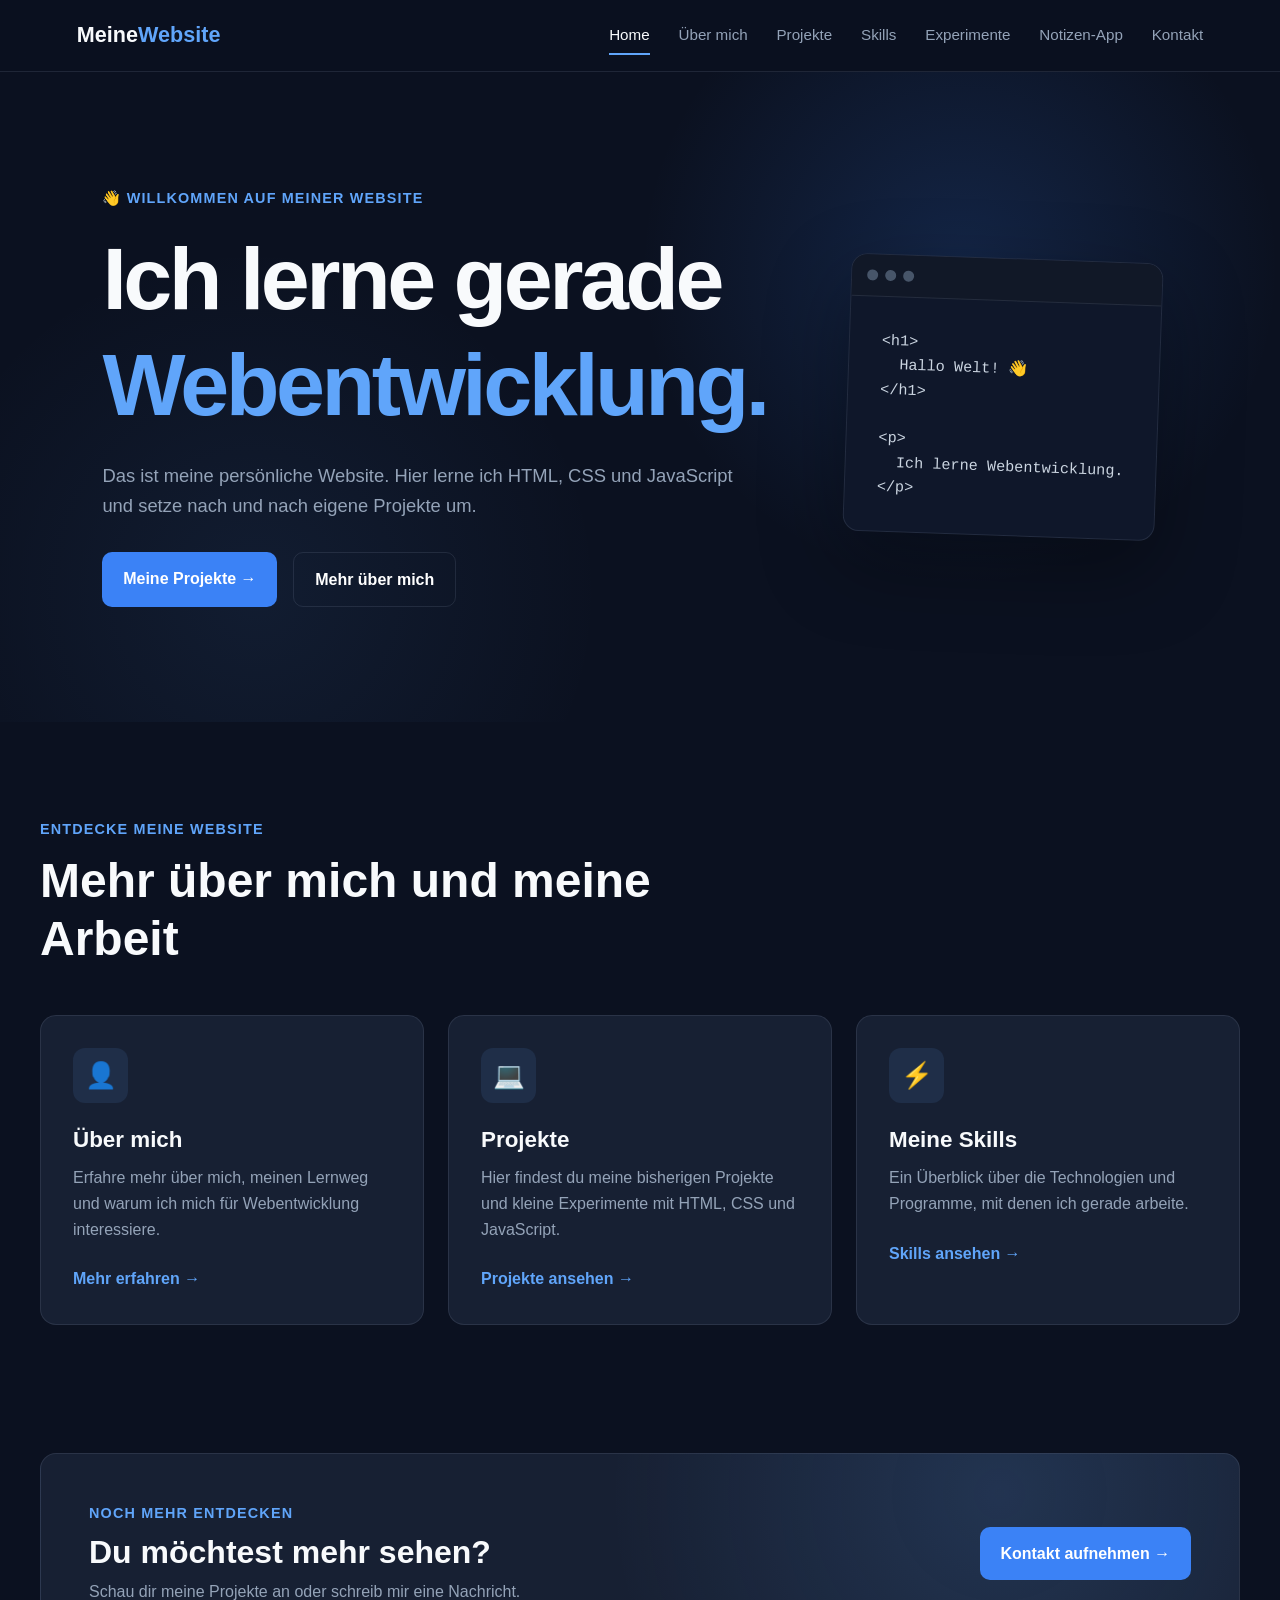
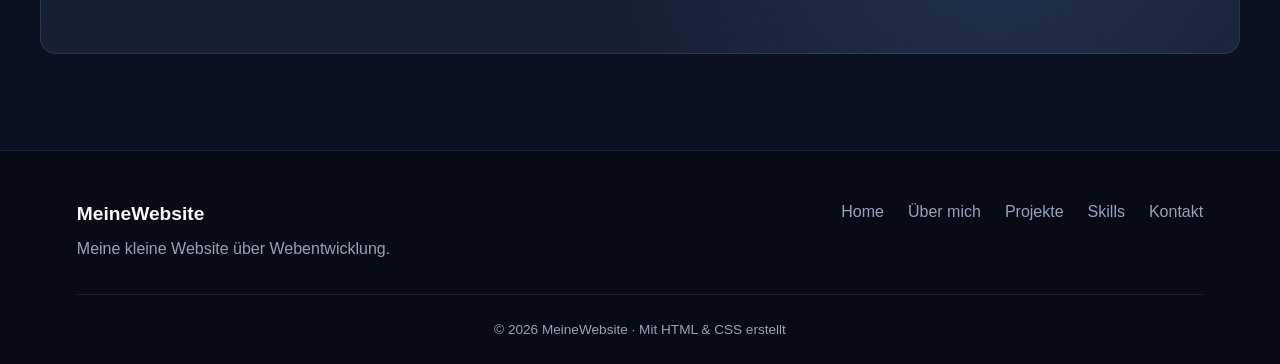
<file: index.html>
<!DOCTYPE html>
<html lang="de">
<head>
    <meta charset="UTF-8">
    <meta name="viewport" content="width=device-width, initial-scale=1.0">
    <title>MeineWebsite | Home</title>
    <link rel="stylesheet" href="style.css">
</head>
<body>

    <!-- Navigation -->
    <nav class="navbar">
        <a href="index.html" class="logo">
            Meine<span>Website</span>
        </a>
        <div class="nav-links">
            <a href="index.html" class="active">Home</a>
            <a href="ueber-mich.html">Über mich</a>
            <a href="projekte.html">Projekte</a>
            <a href="skills.html">Skills</a>
            <a href="experimente.html">Experimente</a>
            <a href="notizen-login.html">Notizen-App</a>
            <a href="kontakt.html">Kontakt</a>
        </div>
    </nav>

    <!-- Hero -->
    <main>
        <section class="hero">
            <div class="hero-content">
                <p class="eyebrow">👋 Willkommen auf meiner Website</p>
                <h1>Ich lerne gerade <span>Webentwicklung.</span></h1>
                <p class="hero-description">
                    Das ist meine persönliche Website. Hier lerne ich HTML, CSS und JavaScript und setze nach und nach eigene Projekte um.
                </p>
                <div class="buttons">
                    <a href="projekte.html" class="button">Meine Projekte →</a>
                    <a href="ueber-mich.html" class="button button-outline">Mehr über mich</a>
                </div>
            </div>
            <div class="hero-card">
                <div class="code-window">
                    <div class="window-header">
                        <span></span>
                        <span></span>
                        <span></span>
                    </div>
                    <pre><code>&lt;h1&gt;
  Hallo Welt! 👋
&lt;/h1&gt;

&lt;p&gt;
  Ich lerne Webentwicklung.
&lt;/p&gt;</code></pre>
                </div>
            </div>
        </section>

        <!-- Über mich / Projekte -->
        <section class="section">
            <div class="section-heading">
                <p class="eyebrow">Entdecke meine Website</p>
                <h2>Mehr über mich und meine Arbeit</h2>
            </div>
            <div class="card-grid">
                <a href="ueber-mich.html" class="info-card">
                    <div class="card-icon">👤</div>
                    <h3>Über mich</h3>
                    <p>Erfahre mehr über mich, meinen Lernweg und warum ich mich für Webentwicklung interessiere.</p>
                    <span>Mehr erfahren →</span>
                </a>
                <a href="projekte.html" class="info-card">
                    <div class="card-icon">💻</div>
                    <h3>Projekte</h3>
                    <p>Hier findest du meine bisherigen Projekte und kleine Experimente mit HTML, CSS und JavaScript.</p>
                    <span>Projekte ansehen →</span>
                </a>
                <a href="skills.html" class="info-card">
                    <div class="card-icon">⚡</div>
                    <h3>Meine Skills</h3>
                    <p>Ein Überblick über die Technologien und Programme, mit denen ich gerade arbeite.</p>
                    <span>Skills ansehen →</span>
                </a>
            </div>
        </section>

        <!-- Call to Action -->
        <section class="cta">
            <div>
                <p class="eyebrow">Noch mehr entdecken</p>
                <h2>Du möchtest mehr sehen?</h2>
                <p>Schau dir meine Projekte an oder schreib mir eine Nachricht.</p>
            </div>
            <a href="kontakt.html" class="button">Kontakt aufnehmen →</a>
        </section>
    </main>

    <!-- Footer -->
    <footer>
        <div class="footer-content">
            <div>
                <strong>MeineWebsite</strong>
                <p>Meine kleine Website über Webentwicklung.</p>
            </div>
            <div class="footer-links">
                <a href="index.html">Home</a>
                <a href="ueber-mich.html">Über mich</a>
                <a href="projekte.html">Projekte</a>
                <a href="skills.html">Skills</a>
                <a href="kontakt.html">Kontakt</a>
            </div>
        </div>
        <p class="copyright">© 2026 MeineWebsite · Mit HTML & CSS erstellt</p>
    </footer>

</body>
</html>
</file>
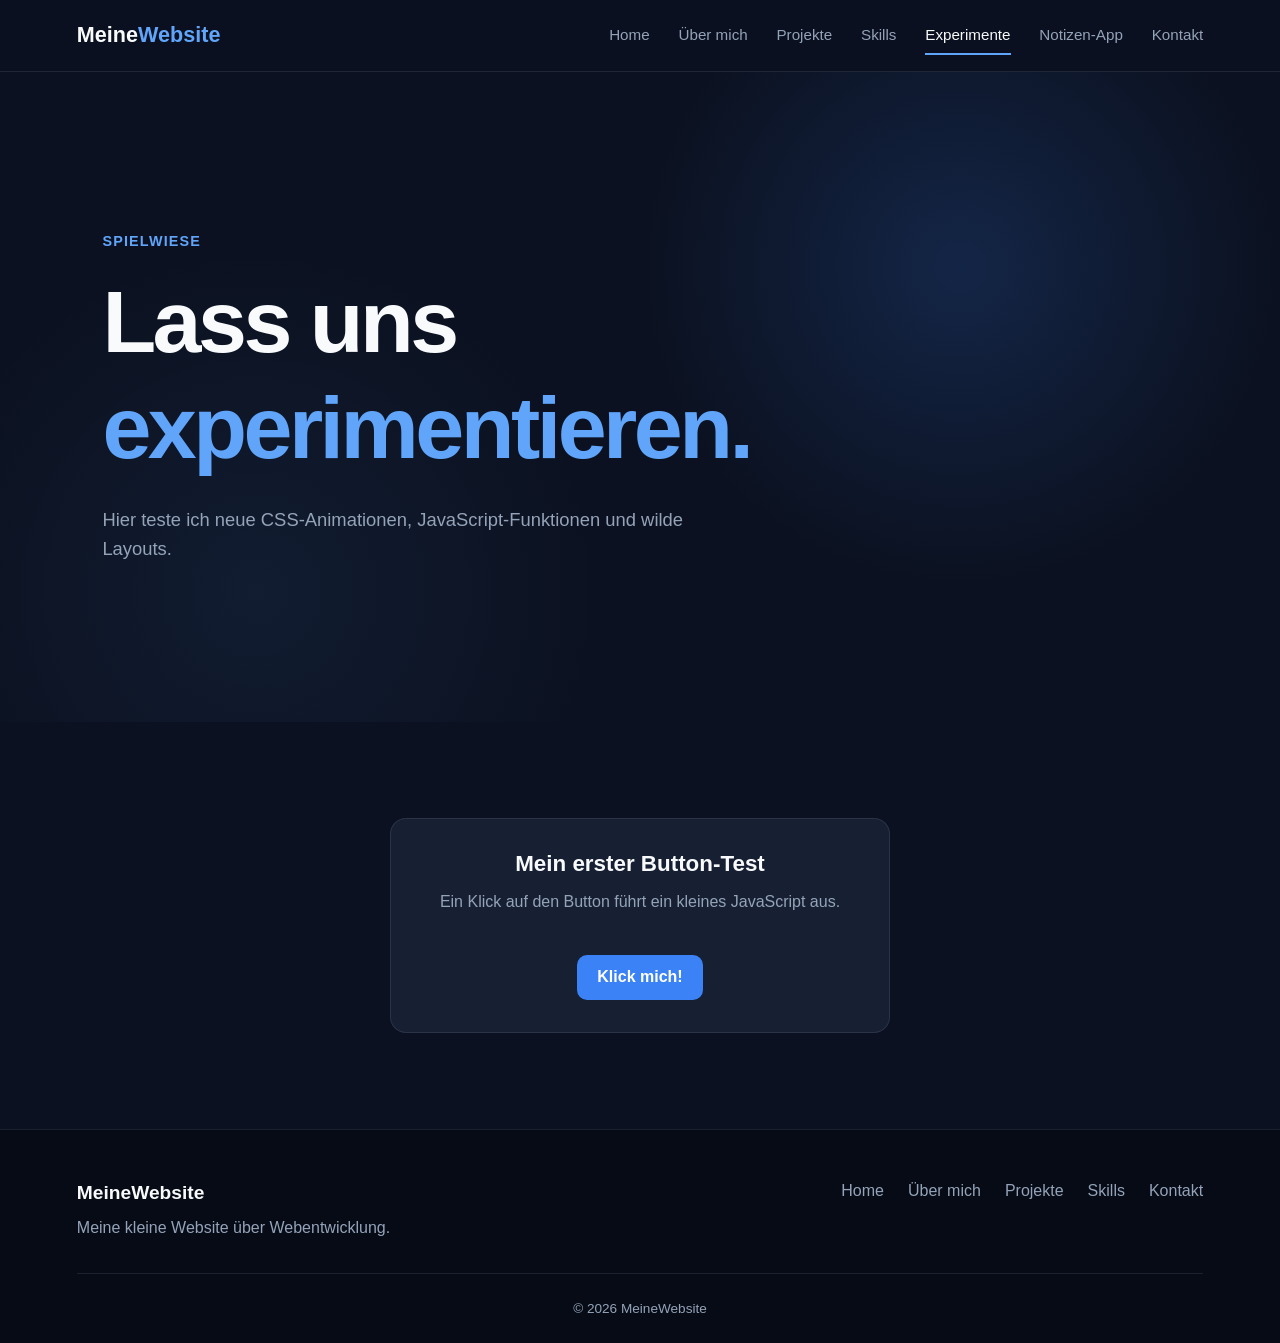
<file: experimente.html>
<!DOCTYPE html>
<html lang="de">
<head>
    <meta charset="UTF-8">
    <meta name="viewport" content="width=device-width, initial-scale=1.0">
    <title>Experimente | MeineWebsite</title>
    <link rel="stylesheet" href="style.css">
</head>
<body>

    <!-- Navigation -->
    <nav class="navbar">
        <a href="index.html" class="logo">
            Meine<span>Website</span>
        </a>
        <div class="nav-links">
            <a href="index.html">Home</a>
            <a href="ueber-mich.html">Über mich</a>
            <a href="projekte.html">Projekte</a>
            <a href="skills.html">Skills</a>
            <a href="experimente.html" class="active">Experimente</a>
            <a href="notizen-login.html">Notizen-App</a>
            <a href="kontakt.html">Kontakt</a>
        </div>
    </nav>

    <header class="hero">
        <div class="hero-content">
            <p class="eyebrow">Spielwiese</p>
            <h1>Lass uns <span>experimentieren.</span></h1>
            <p class="hero-description">Hier teste ich neue CSS-Animationen, JavaScript-Funktionen und wilde Layouts.</p>
        </div>
    </header>

    <main class="section">
        <div class="info-card" style="text-align: center; max-width: 500px; margin: 0 auto;">
            <h3>Mein erster Button-Test</h3>
            <p>Ein Klick auf den Button führt ein kleines JavaScript aus.</p>
            <button class="button" onclick="alert('JavaScript funktioniert!')" style="margin-top: 1rem;">Klick mich!</button>
        </div>
    </main>

    <!-- Footer -->
    <footer>
        <div class="footer-content">
            <div>
                <strong>MeineWebsite</strong>
                <p>Meine kleine Website über Webentwicklung.</p>
            </div>
            <div class="footer-links">
                <a href="index.html">Home</a>
                <a href="ueber-mich.html">Über mich</a>
                <a href="projekte.html">Projekte</a>
                <a href="skills.html">Skills</a>
                <a href="kontakt.html">Kontakt</a>
            </div>
        </div>
        <p class="copyright">© 2026 MeineWebsite</p>
    </footer>

</body>
</html>
</file>
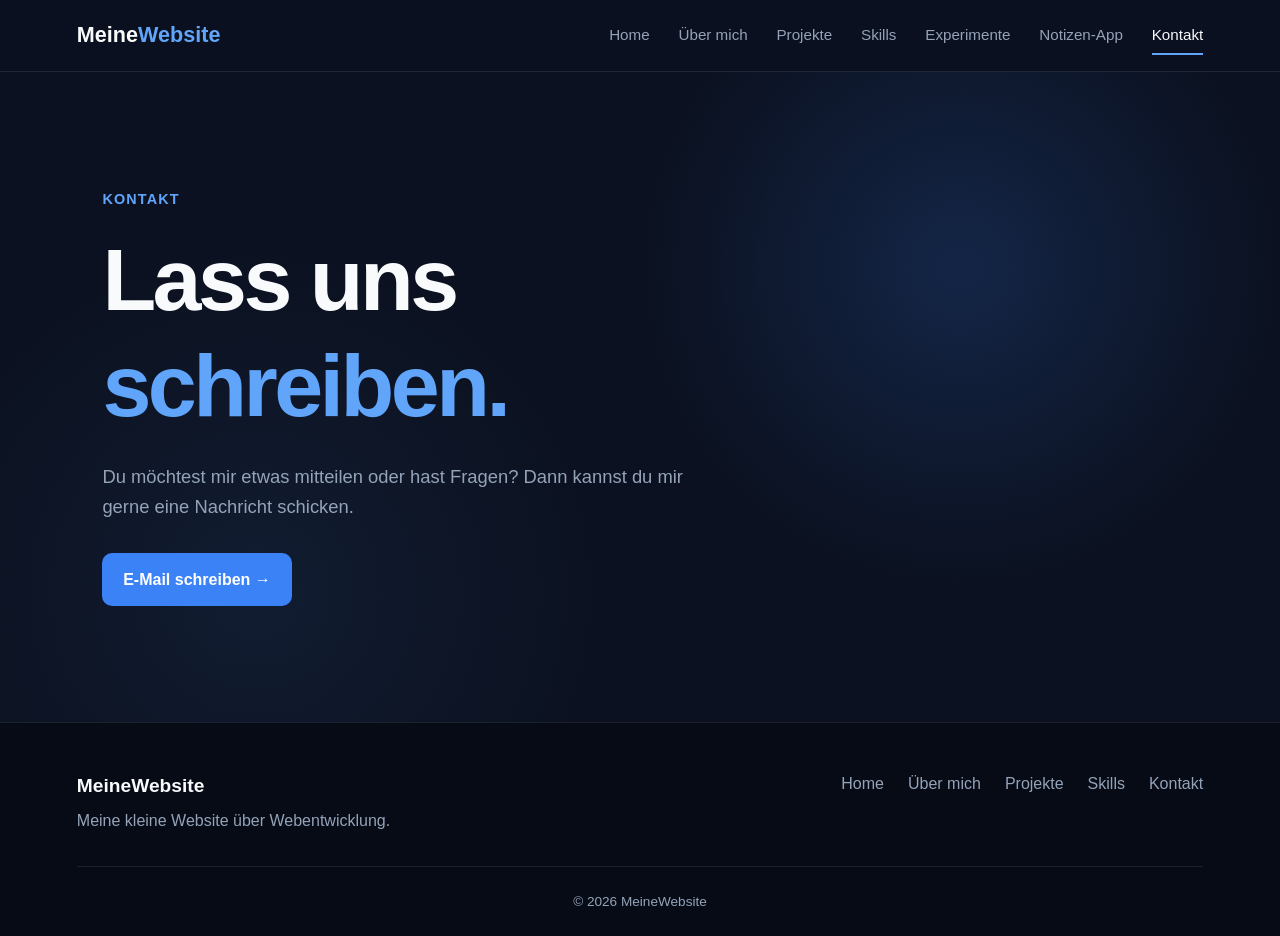
<file: kontakt.html>
<!DOCTYPE html>
<html lang="de">
<head>
    <meta charset="UTF-8">
    <meta name="viewport" content="width=device-width, initial-scale=1.0">
    <title>Kontakt | MeineWebsite</title>
    <link rel="stylesheet" href="style.css">
</head>
<body>

    <!-- Navigation -->
    <nav class="navbar">
        <a href="index.html" class="logo">
            Meine<span>Website</span>
        </a>
        <div class="nav-links">
            <a href="index.html">Home</a>
            <a href="ueber-mich.html">Über mich</a>
            <a href="projekte.html">Projekte</a>
            <a href="skills.html">Skills</a>
            <a href="experimente.html">Experimente</a>
            <a href="notizen-login.html">Notizen-App</a>
            <a href="kontakt.html" class="active">Kontakt</a>
        </div>
    </nav>

    <header class="hero">
        <div class="hero-content">
            <p class="eyebrow">Kontakt</p>
            <h1>Lass uns <span>schreiben.</span></h1>
            <p class="hero-description">
                Du möchtest mir etwas mitteilen oder hast Fragen? Dann kannst du mir gerne eine Nachricht schicken.
            </p>
            <div class="buttons">
                <a href="mailto:deine-email@example.com" class="button">E-Mail schreiben →</a>
            </div>
        </div>
    </header>

    <!-- Footer -->
    <footer>
        <div class="footer-content">
            <div>
                <strong>MeineWebsite</strong>
                <p>Meine kleine Website über Webentwicklung.</p>
            </div>
            <div class="footer-links">
                <a href="index.html">Home</a>
                <a href="ueber-mich.html">Über mich</a>
                <a href="projekte.html">Projekte</a>
                <a href="skills.html">Skills</a>
                <a href="kontakt.html">Kontakt</a>
            </div>
        </div>
        <p class="copyright">© 2026 MeineWebsite</p>
    </footer>

</body>
</html>
</file>
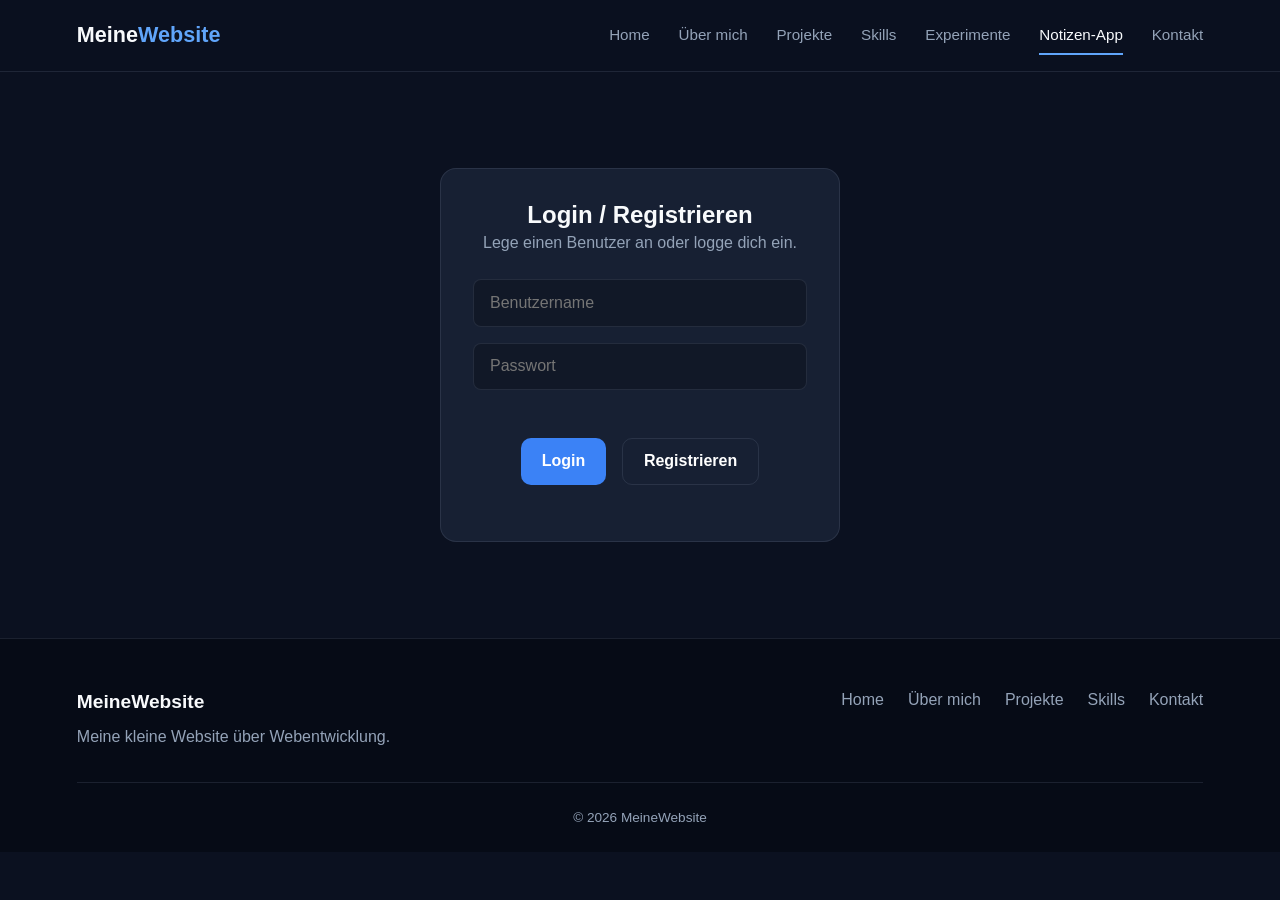
<file: notizen-app.html>
<!DOCTYPE html>
<html lang="de">
<head>
    <meta charset="UTF-8">
    <meta name="viewport" content="width=device-width, initial-scale=1.0">
    <title>Meine Notizen</title>
    <link rel="stylesheet" href="style.css">
</head>
<body onload="checkAuth(); loadNotes()">

    <!-- Navigation -->
    <nav class="navbar">
        <a href="index.html" class="logo">
            Meine<span>Website</span>
        </a>
        <div class="nav-links">
            <a href="index.html">Home</a>
            <a href="ueber-mich.html">Über mich</a>
            <a href="projekte.html">Projekte</a>
            <a href="skills.html">Skills</a>
            <a href="experimente.html">Experimente</a>
            <a href="notizen-login.html" class="active">Notizen-App</a>
            <a href="kontakt.html">Kontakt</a>
        </div>
    </nav>

    <main class="section">
        <div class="app-header">
            <h2>Willkommen, <span id="display-username" style="color: var(--accent);"></span>!</h2>
            <button class="button button-outline" onclick="logout()">Logout</button>
        </div>

        <div class="info-card note-creator">
            <textarea id="note-input" class="input-field" placeholder="Schreibe eine neue Notiz..." rows="3"></textarea>
            <button class="button" onclick="addNote()" style="margin-top: 10px;">Notiz speichern</button>
        </div>

        <div class="card-grid" id="notes-container" style="margin-top: 2rem;">
            <!-- Notizen werden hier per JavaScript reingeladen -->
        </div>
    </main>

    <!-- Footer -->
    <footer>
        <div class="footer-content">
            <div>
                <strong>MeineWebsite</strong>
                <p>Meine kleine Website über Webentwicklung.</p>
            </div>
            <div class="footer-links">
                <a href="index.html">Home</a>
                <a href="ueber-mich.html">Über mich</a>
                <a href="projekte.html">Projekte</a>
                <a href="skills.html">Skills</a>
                <a href="kontakt.html">Kontakt</a>
            </div>
        </div>
        <p class="copyright">© 2026 MeineWebsite</p>
    </footer>

    <!-- JS Einbinden -->
    <script src="app.js"></script>
</body>
</html>
</file>
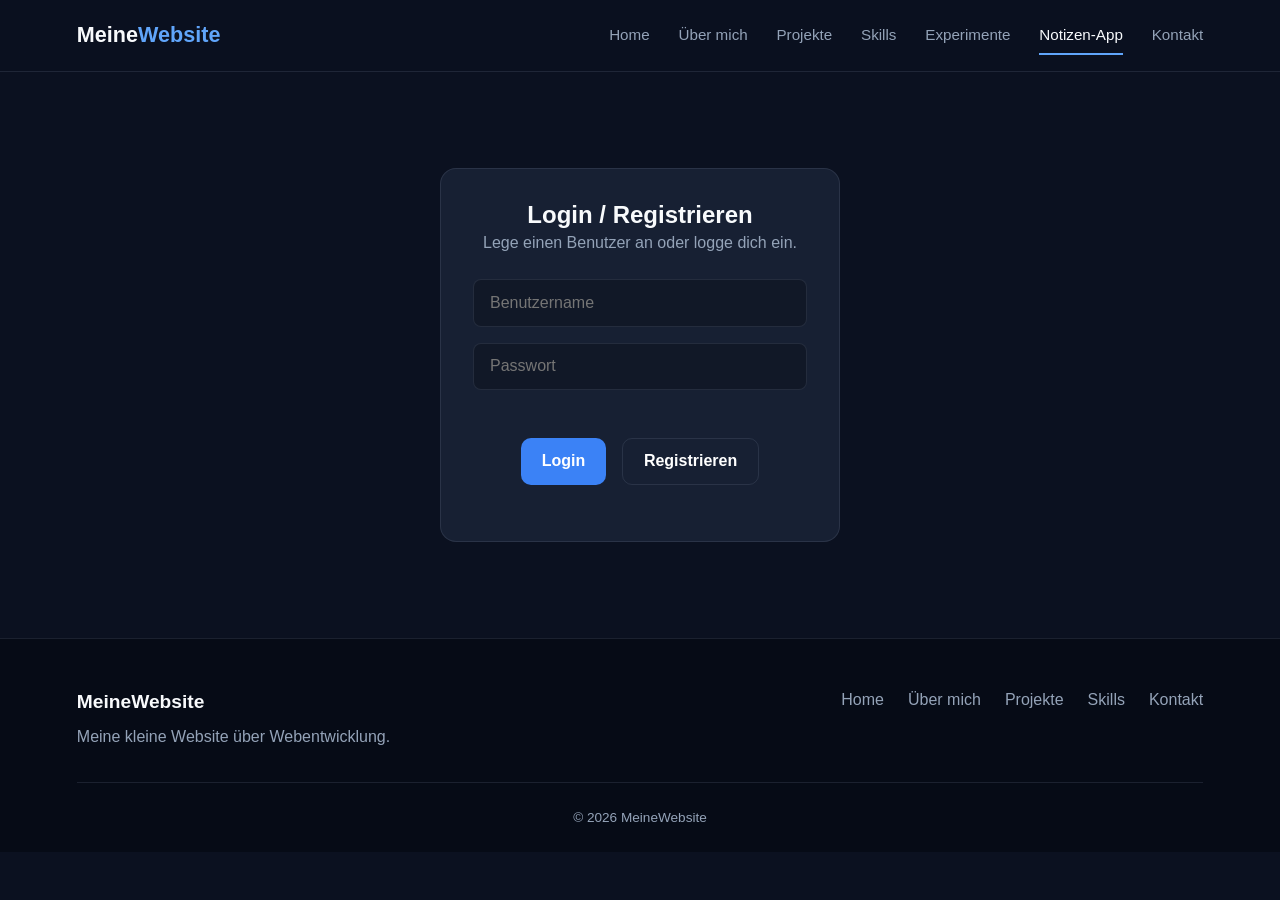
<file: notizen-login.html>
<!DOCTYPE html>
<html lang="de">
<head>
    <meta charset="UTF-8">
    <meta name="viewport" content="width=device-width, initial-scale=1.0">
    <title>Login | Notizen</title>
    <link rel="stylesheet" href="style.css">
</head>
<body>

    <!-- Navigation -->
    <nav class="navbar">
        <a href="index.html" class="logo">
            Meine<span>Website</span>
        </a>
        <div class="nav-links">
            <a href="index.html">Home</a>
            <a href="ueber-mich.html">Über mich</a>
            <a href="projekte.html">Projekte</a>
            <a href="skills.html">Skills</a>
            <a href="experimente.html">Experimente</a>
            <a href="notizen-login.html" class="active">Notizen-App</a>
            <a href="kontakt.html">Kontakt</a>
        </div>
    </nav>

    <main class="section auth-section">
        <div class="info-card auth-card">
            <h2>Login / Registrieren</h2>
            <p style="margin-bottom: 1.5rem;">Lege einen Benutzer an oder logge dich ein.</p>
            
            <input type="text" id="username" class="input-field" placeholder="Benutzername">
            <input type="password" id="password" class="input-field" placeholder="Passwort">
            
            <div class="buttons" style="justify-content: center;">
                <button class="button" onclick="login()">Login</button>
                <button class="button button-outline" onclick="register()">Registrieren</button>
            </div>
            <p id="auth-message" style="margin-top: 15px; color: var(--accent); font-weight: bold;"></p>
        </div>
    </main>

    <!-- Footer -->
    <footer>
        <div class="footer-content">
            <div>
                <strong>MeineWebsite</strong>
                <p>Meine kleine Website über Webentwicklung.</p>
            </div>
            <div class="footer-links">
                <a href="index.html">Home</a>
                <a href="ueber-mich.html">Über mich</a>
                <a href="projekte.html">Projekte</a>
                <a href="skills.html">Skills</a>
                <a href="kontakt.html">Kontakt</a>
            </div>
        </div>
        <p class="copyright">© 2026 MeineWebsite</p>
    </footer>

    <!-- JS Einbinden -->
    <script src="app.js"></script>
</body>
</html>
</file>
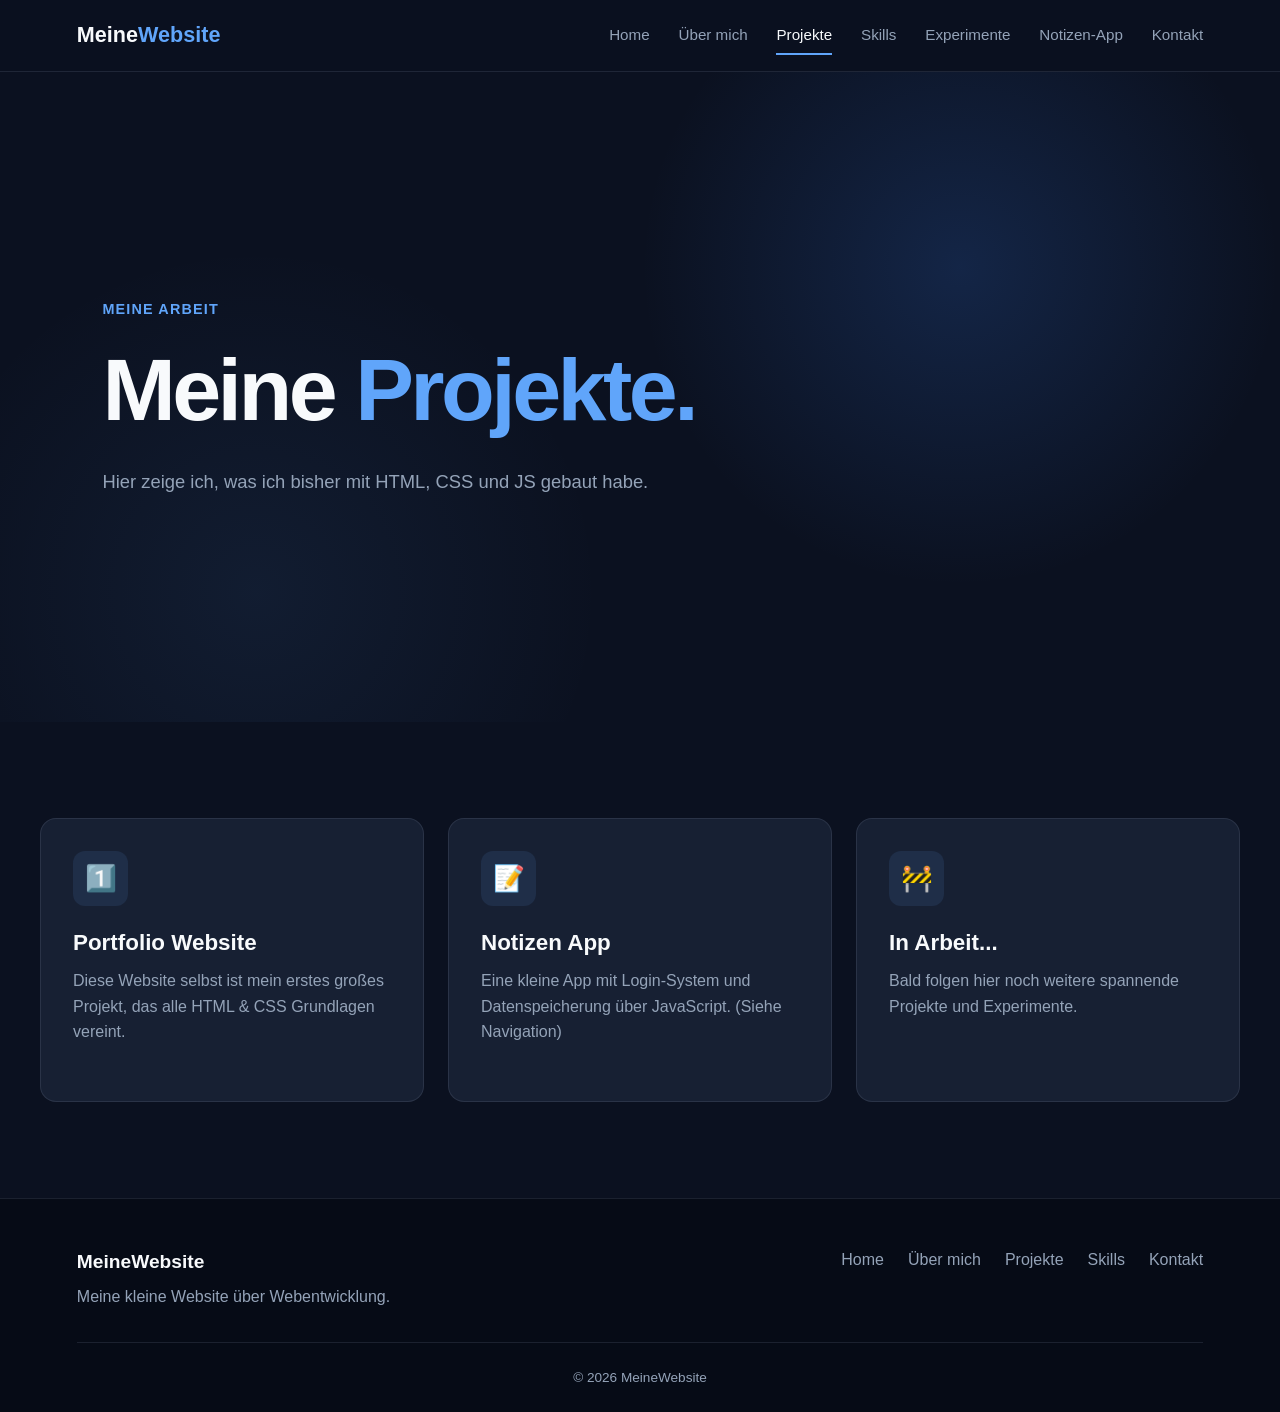
<file: projekte.html>
<!DOCTYPE html>
<html lang="de">
<head>
    <meta charset="UTF-8">
    <meta name="viewport" content="width=device-width, initial-scale=1.0">
    <title>Projekte | MeineWebsite</title>
    <link rel="stylesheet" href="style.css">
</head>
<body>

    <!-- Navigation -->
    <nav class="navbar">
        <a href="index.html" class="logo">
            Meine<span>Website</span>
        </a>
        <div class="nav-links">
            <a href="index.html">Home</a>
            <a href="ueber-mich.html">Über mich</a>
            <a href="projekte.html" class="active">Projekte</a>
            <a href="skills.html">Skills</a>
            <a href="experimente.html">Experimente</a>
            <a href="notizen-login.html">Notizen-App</a>
            <a href="kontakt.html">Kontakt</a>
        </div>
    </nav>

    <header class="hero">
        <div class="hero-content">
            <p class="eyebrow">Meine Arbeit</p>
            <h1>Meine <span>Projekte.</span></h1>
            <p class="hero-description">Hier zeige ich, was ich bisher mit HTML, CSS und JS gebaut habe.</p>
        </div>
    </header>

    <main class="section">
        <div class="card-grid">
            <article class="info-card">
                <div class="card-icon">1️⃣</div>
                <h3>Portfolio Website</h3>
                <p>Diese Website selbst ist mein erstes großes Projekt, das alle HTML & CSS Grundlagen vereint.</p>
            </article>
            <article class="info-card">
                <div class="card-icon">📝</div>
                <h3>Notizen App</h3>
                <p>Eine kleine App mit Login-System und Datenspeicherung über JavaScript. (Siehe Navigation)</p>
            </article>
            <article class="info-card">
                <div class="card-icon">🚧</div>
                <h3>In Arbeit...</h3>
                <p>Bald folgen hier noch weitere spannende Projekte und Experimente.</p>
            </article>
        </div>
    </main>

    <!-- Footer -->
    <footer>
        <div class="footer-content">
            <div>
                <strong>MeineWebsite</strong>
                <p>Meine kleine Website über Webentwicklung.</p>
            </div>
            <div class="footer-links">
                <a href="index.html">Home</a>
                <a href="ueber-mich.html">Über mich</a>
                <a href="projekte.html">Projekte</a>
                <a href="skills.html">Skills</a>
                <a href="kontakt.html">Kontakt</a>
            </div>
        </div>
        <p class="copyright">© 2026 MeineWebsite</p>
    </footer>

</body>
</html>
</file>
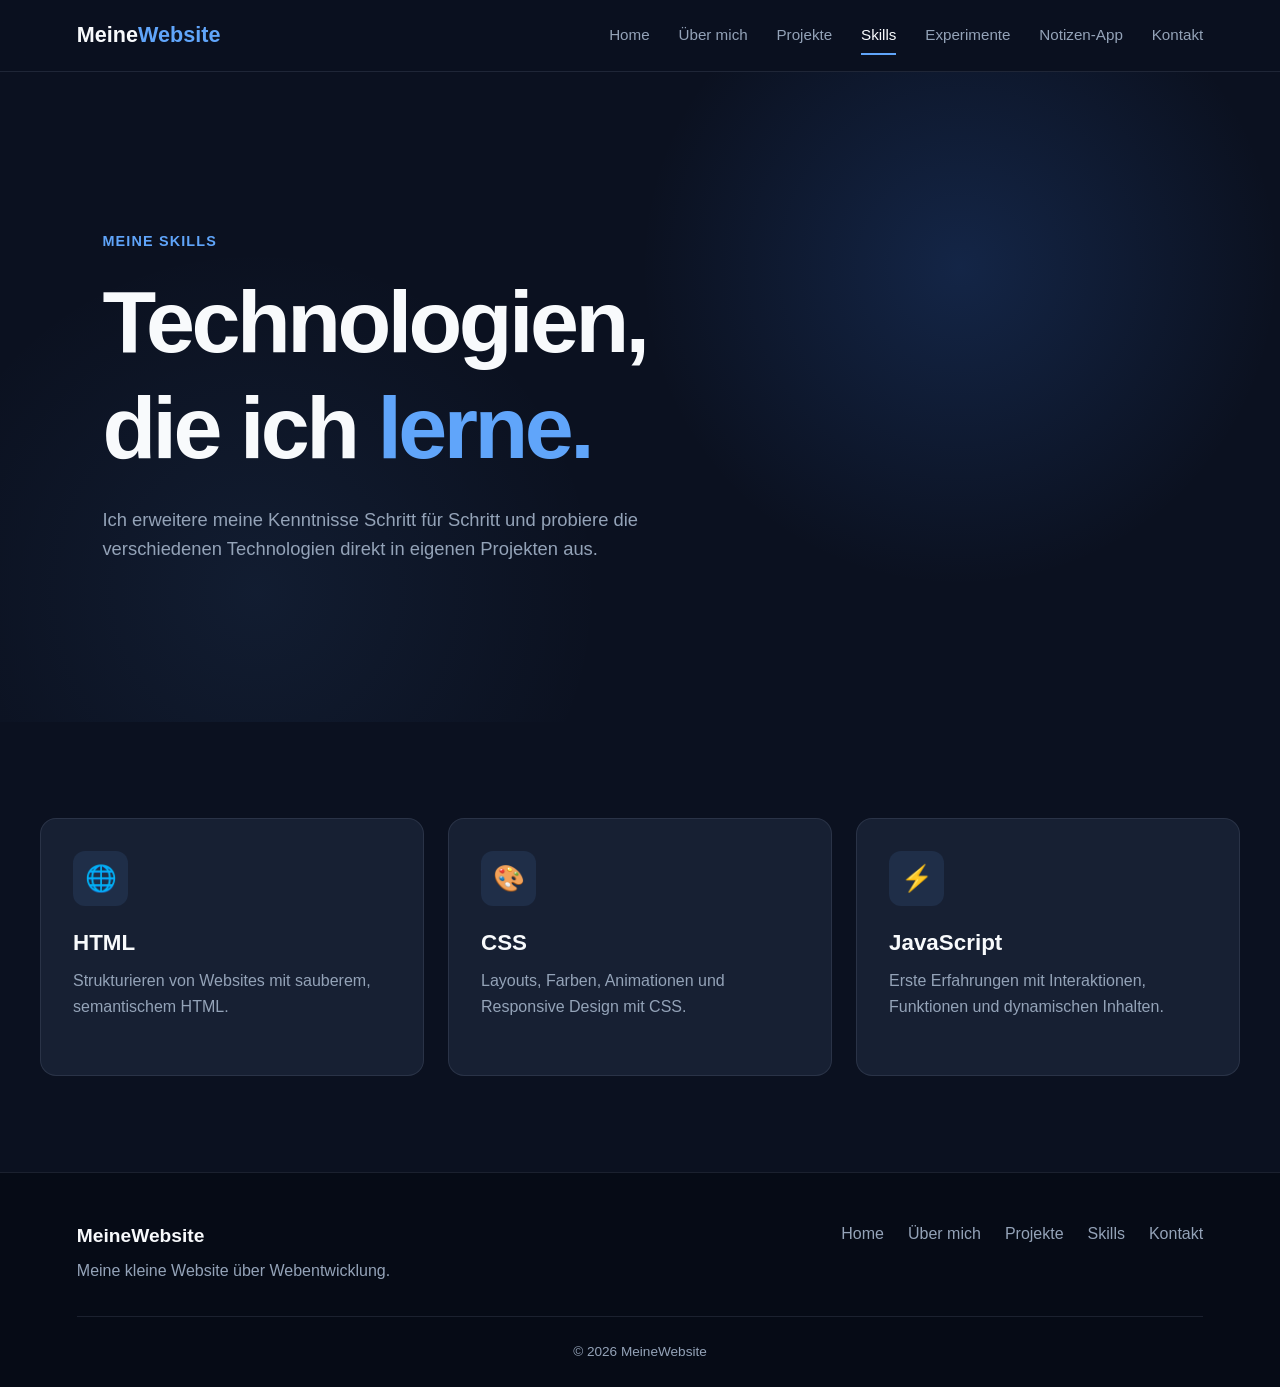
<file: skills.html>
<!DOCTYPE html>
<html lang="de">
<head>
    <meta charset="UTF-8">
    <meta name="viewport" content="width=device-width, initial-scale=1.0">
    <title>Skills | MeineWebsite</title>
    <link rel="stylesheet" href="style.css">
</head>
<body>

    <!-- Navigation -->
    <nav class="navbar">
        <a href="index.html" class="logo">
            Meine<span>Website</span>
        </a>
        <div class="nav-links">
            <a href="index.html">Home</a>
            <a href="ueber-mich.html">Über mich</a>
            <a href="projekte.html">Projekte</a>
            <a href="skills.html" class="active">Skills</a>
            <a href="experimente.html">Experimente</a>
            <a href="notizen-login.html">Notizen-App</a>
            <a href="kontakt.html">Kontakt</a>
        </div>
    </nav>

    <header class="hero">
        <div class="hero-content">
            <p class="eyebrow">Meine Skills</p>
            <h1>Technologien, die ich <span>lerne.</span></h1>
            <p class="hero-description">
                Ich erweitere meine Kenntnisse Schritt für Schritt und probiere die verschiedenen Technologien direkt in eigenen Projekten aus.
            </p>
        </div>
    </header>

    <main class="section">
        <div class="card-grid">
            <article class="info-card">
                <div class="card-icon">🌐</div>
                <h3>HTML</h3>
                <p>Strukturieren von Websites mit sauberem, semantischem HTML.</p>
            </article>
            <article class="info-card">
                <div class="card-icon">🎨</div>
                <h3>CSS</h3>
                <p>Layouts, Farben, Animationen und Responsive Design mit CSS.</p>
            </article>
            <article class="info-card">
                <div class="card-icon">⚡</div>
                <h3>JavaScript</h3>
                <p>Erste Erfahrungen mit Interaktionen, Funktionen und dynamischen Inhalten.</p>
            </article>
        </div>
    </main>

    <!-- Footer -->
    <footer>
        <div class="footer-content">
            <div>
                <strong>MeineWebsite</strong>
                <p>Meine kleine Website über Webentwicklung.</p>
            </div>
            <div class="footer-links">
                <a href="index.html">Home</a>
                <a href="ueber-mich.html">Über mich</a>
                <a href="projekte.html">Projekte</a>
                <a href="skills.html">Skills</a>
                <a href="kontakt.html">Kontakt</a>
            </div>
        </div>
        <p class="copyright">© 2026 MeineWebsite</p>
    </footer>

</body>
</html>
</file>
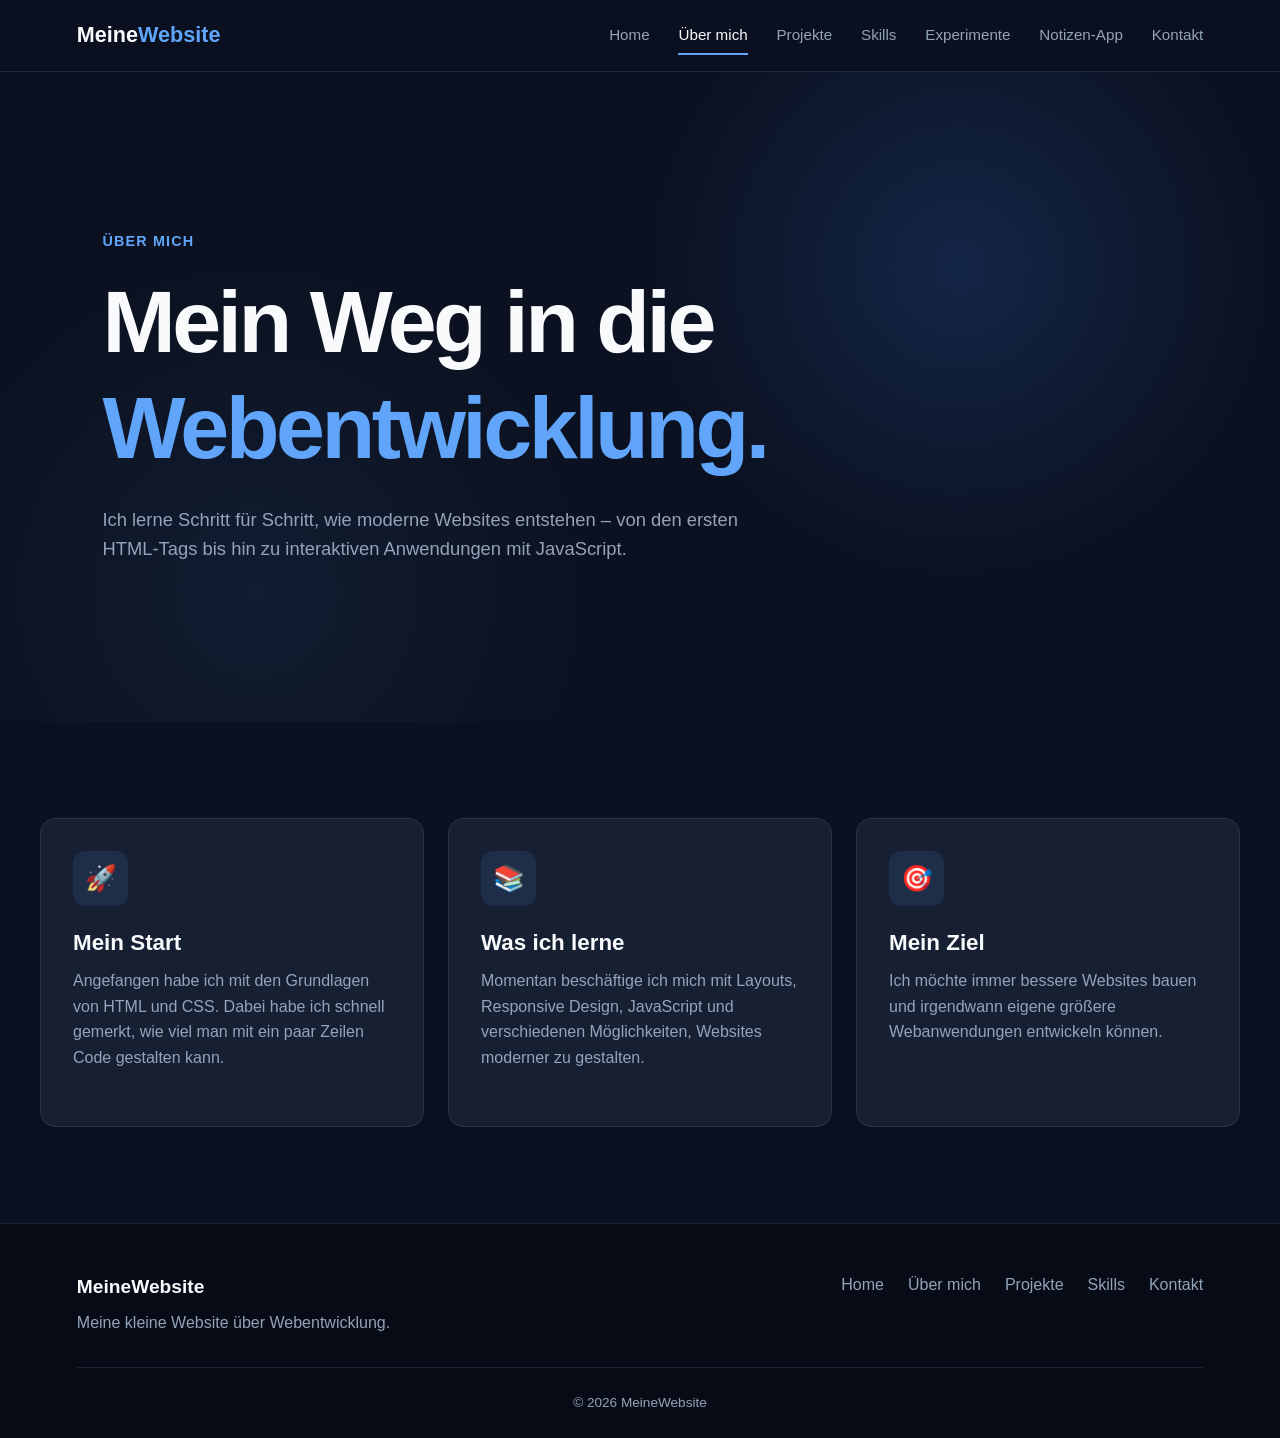
<file: ueber-mich.html>
<!DOCTYPE html>
<html lang="de">
<head>
    <meta charset="UTF-8">
    <meta name="viewport" content="width=device-width, initial-scale=1.0">
    <title>Über mich | MeineWebsite</title>
    <link rel="stylesheet" href="style.css">
</head>
<body>

    <!-- Navigation -->
    <nav class="navbar">
        <a href="index.html" class="logo">
            Meine<span>Website</span>
        </a>
        <div class="nav-links">
            <a href="index.html">Home</a>
            <a href="ueber-mich.html" class="active">Über mich</a>
            <a href="projekte.html">Projekte</a>
            <a href="skills.html">Skills</a>
            <a href="experimente.html">Experimente</a>
            <a href="notizen-login.html">Notizen-App</a>
            <a href="kontakt.html">Kontakt</a>
        </div>
    </nav>

    <!-- Seitenkopf -->
    <header class="hero">
        <div class="hero-content">
            <p class="eyebrow">Über mich</p>
            <h1>Mein Weg in die <span>Webentwicklung.</span></h1>
            <p class="hero-description">
                Ich lerne Schritt für Schritt, wie moderne Websites entstehen – von den ersten HTML-Tags bis hin zu interaktiven Anwendungen mit JavaScript.
            </p>
        </div>
    </header>

    <!-- Inhalt -->
    <main class="section">
        <div class="card-grid">
            <article class="info-card">
                <div class="card-icon">🚀</div>
                <h3>Mein Start</h3>
                <p>Angefangen habe ich mit den Grundlagen von HTML und CSS. Dabei habe ich schnell gemerkt, wie viel man mit ein paar Zeilen Code gestalten kann.</p>
            </article>
            <article class="info-card">
                <div class="card-icon">📚</div>
                <h3>Was ich lerne</h3>
                <p>Momentan beschäftige ich mich mit Layouts, Responsive Design, JavaScript und verschiedenen Möglichkeiten, Websites moderner zu gestalten.</p>
            </article>
            <article class="info-card">
                <div class="card-icon">🎯</div>
                <h3>Mein Ziel</h3>
                <p>Ich möchte immer bessere Websites bauen und irgendwann eigene größere Webanwendungen entwickeln können.</p>
            </article>
        </div>
    </main>

    <!-- Footer -->
    <footer>
        <div class="footer-content">
            <div>
                <strong>MeineWebsite</strong>
                <p>Meine kleine Website über Webentwicklung.</p>
            </div>
            <div class="footer-links">
                <a href="index.html">Home</a>
                <a href="ueber-mich.html">Über mich</a>
                <a href="projekte.html">Projekte</a>
                <a href="skills.html">Skills</a>
                <a href="kontakt.html">Kontakt</a>
            </div>
        </div>
        <p class="copyright">© 2026 MeineWebsite</p>
    </footer>

</body>
</html>
</file>
<file: style.css>
/* =========================================================
   GRUNDLAGEN
   ========================================================= */
:root {
    --bg: #0b1120;
    --bg-light: #111827;
    --surface: #172033;
    --surface-hover: #1d2940;
    --text: #f8fafc;
    --muted: #94a3b8;
    --accent: #60a5fa;
    --accent-dark: #3b82f6;
    --border: rgba(148, 163, 184, 0.15);
    --radius: 16px;
    --max-width: 1200px;
}

* {
    box-sizing: border-box;
    margin: 0;
    padding: 0;
}

html {
    scroll-behavior: smooth;
}

body {
    font-family: Arial, Helvetica, sans-serif;
    background: var(--bg);
    color: var(--text);
    line-height: 1.6;
}

/* =========================================================
   ALLGEMEINE ELEMENTE
   ========================================================= */
a {
    color: inherit;
}

h1, h2, h3 {
    line-height: 1.2;
}

p {
    color: var(--muted);
}

.container {
    width: min(100% - 40px, var(--max-width));
    margin: 0 auto;
}

.eyebrow {
    color: var(--accent);
    font-size: 0.9rem;
    font-weight: 700;
    letter-spacing: 0.08em;
    text-transform: uppercase;
}

/* =========================================================
   NAVIGATION
   ========================================================= */
.navbar {
    position: sticky;
    top: 0;
    z-index: 100;
    min-height: 72px;
    display: flex;
    align-items: center;
    justify-content: space-between;
    padding: 0 6%;
    background: rgba(11, 17, 32, 0.85);
    border-bottom: 1px solid var(--border);
    backdrop-filter: blur(12px);
}

.logo {
    color: var(--text);
    text-decoration: none;
    font-size: 1.35rem;
    font-weight: 800;
}

.logo span {
    color: var(--accent);
}

.nav-links {
    display: flex;
    gap: 1.8rem;
}

.nav-links a {
    position: relative;
    color: var(--muted);
    text-decoration: none;
    font-size: 0.95rem;
    transition: color 0.2s ease;
}

.nav-links a::after {
    content: "";
    position: absolute;
    left: 0;
    bottom: -7px;
    width: 0;
    height: 2px;
    background: var(--accent);
    transition: width 0.2s ease;
}

.nav-links a:hover,
.nav-links a.active {
    color: var(--text);
}

.nav-links a:hover::after,
.nav-links a.active::after {
    width: 100%;
}

/* =========================================================
   HERO
   ========================================================= */
.hero {
    min-height: 650px;
    display: grid;
    grid-template-columns: 1.2fr 0.8fr;
    align-items: center;
    gap: 5rem;
    padding: 7rem 8%;
    background:
        radial-gradient(
            circle at 75% 30%,
            rgba(59, 130, 246, 0.18),
            transparent 30%
        ),
        radial-gradient(
            circle at 20% 80%,
            rgba(96, 165, 250, 0.08),
            transparent 30%
        );
}

.hero-content {
    max-width: 760px;
}

.hero h1 {
    margin: 1rem 0 1.5rem;
    font-size: clamp(3rem, 7vw, 5.5rem);
    letter-spacing: -0.04em;
}

.hero h1 span {
    color: var(--accent);
}

.hero-description {
    max-width: 650px;
    font-size: 1.15rem;
}

/* =========================================================
   BUTTONS
   ========================================================= */
.buttons {
    display: flex;
    flex-wrap: wrap;
    gap: 1rem;
    margin-top: 2rem;
}

.button {
    display: inline-block;
    padding: 0.85rem 1.3rem;
    border-radius: 10px;
    background: var(--accent-dark);
    color: white;
    text-decoration: none;
    font-weight: 700;
    border: none;
    cursor: pointer;
    font-size: 1rem;
    transition:
        transform 0.2s ease,
        background 0.2s ease,
        box-shadow 0.2s ease;
}

.button:hover {
    background: #2563eb;
    transform: translateY(-3px);
    box-shadow: 0 10px 30px rgba(37, 99, 235, 0.25);
}

.button-outline {
    background: transparent;
    border: 1px solid var(--border);
}

.button-outline:hover {
    background: var(--surface);
}

/* =========================================================
   CODE-FENSTER
   ========================================================= */
.hero-card {
    display: flex;
    justify-content: center;
}

.code-window {
    width: 100%;
    max-width: 440px;
    overflow: hidden;
    border: 1px solid var(--border);
    border-radius: var(--radius);
    background: #0f172a;
    box-shadow: 0 30px 80px rgba(0, 0, 0, 0.35);
    transform: rotate(2deg);
    transition: transform 0.3s ease;
}

.code-window:hover {
    transform: rotate(0deg) translateY(-5px);
}

.window-header {
    display: flex;
    gap: 7px;
    padding: 15px;
    border-bottom: 1px solid var(--border);
    background: #111827;
}

.window-header span {
    width: 11px;
    height: 11px;
    border-radius: 50%;
    background: #475569;
}

.code-window pre {
    padding: 2rem;
    overflow-x: auto;
}

.code-window code {
    font-family: "Courier New", monospace;
    color: #cbd5e1;
    font-size: 0.95rem;
}

/* =========================================================
   SECTIONS
   ========================================================= */
.section {
    width: min(100% - 40px, var(--max-width));
    margin: 0 auto;
    padding: 6rem 0;
}

.section-heading {
    max-width: 700px;
    margin-bottom: 3rem;
}

.section-heading h2 {
    margin-top: 0.7rem;
    font-size: clamp(2rem, 5vw, 3rem);
}

/* =========================================================
   KARTEN
   ========================================================= */
.card-grid {
    display: grid;
    grid-template-columns: repeat(3, 1fr);
    gap: 1.5rem;
}

.info-card {
    display: block;
    padding: 2rem;
    border: 1px solid var(--border);
    border-radius: var(--radius);
    background: var(--surface);
    text-decoration: none;
    transition:
        transform 0.25s ease,
        border-color 0.25s ease,
        background 0.25s ease;
}

.info-card:hover {
    transform: translateY(-7px);
    border-color: rgba(96, 165, 250, 0.5);
    background: var(--surface-hover);
}

.card-icon {
    width: 55px;
    height: 55px;
    display: grid;
    place-items: center;
    margin-bottom: 1.5rem;
    border-radius: 12px;
    background: rgba(96, 165, 250, 0.1);
    font-size: 1.6rem;
}

.info-card h3 {
    margin-bottom: 0.7rem;
    font-size: 1.4rem;
    color: var(--text);
}

.info-card p {
    margin-bottom: 1.5rem;
}

.info-card span {
    color: var(--accent);
    font-weight: 700;
}

/* =========================================================
   CALL TO ACTION
   ========================================================= */
.cta {
    width: min(100% - 40px, var(--max-width));
    display: flex;
    align-items: center;
    justify-content: space-between;
    gap: 2rem;
    margin: 2rem auto 6rem;
    padding: 3rem;
    border: 1px solid var(--border);
    border-radius: var(--radius);
    background:
        radial-gradient(
            circle at 80% 20%,
            rgba(96, 165, 250, 0.15),
            transparent 40%
        ),
        var(--surface);
}

.cta h2 {
    margin: 0.5rem 0;
    font-size: 2rem;
}

/* =========================================================
   FOOTER
   ========================================================= */
footer {
    padding: 3rem 6% 1.5rem;
    background: #060b16;
    border-top: 1px solid var(--border);
}

.footer-content {
    width: min(100%, var(--max-width));
    display: flex;
    justify-content: space-between;
    gap: 3rem;
    margin: 0 auto 2rem;
}

.footer-content strong {
    font-size: 1.2rem;
}

.footer-content p {
    margin-top: 0.4rem;
}

.footer-links {
    display: flex;
    flex-wrap: wrap;
    gap: 1.5rem;
}

.footer-links a {
    color: var(--muted);
    text-decoration: none;
}

.footer-links a:hover {
    color: var(--accent);
}

.copyright {
    width: min(100%, var(--max-width));
    margin: auto;
    padding-top: 1.5rem;
    border-top: 1px solid var(--border);
    text-align: center;
    font-size: 0.85rem;
}

/* =========================================================
   MOBILE
   ========================================================= */
@media (max-width: 850px) {
    .navbar {
        padding: 1rem 5%;
        flex-direction: column;
        gap: 1rem;
    }
    .nav-links {
        gap: 1rem;
        flex-wrap: wrap;
        justify-content: center;
    }
    .hero {
        grid-template-columns: 1fr;
        padding: 5rem 5%;
        text-align: center;
    }
    .hero-description {
        margin: auto;
    }
    .buttons {
        justify-content: center;
    }
    .hero-card {
        display: none;
    }
    .card-grid {
        grid-template-columns: 1fr;
    }
    .cta {
        flex-direction: column;
        align-items: flex-start;
        margin-bottom: 4rem;
    }
    .footer-content {
        flex-direction: column;
    }
}

@media (max-width: 500px) {
    .hero h1 {
        font-size: 3rem;
    }
    .section {
        padding: 4rem 0;
    }
    .cta {
        padding: 2rem;
    }
}

/* =========================================================
   FORMULARE & APP STYLES (NEU)
   ========================================================= */
.input-field {
    width: 100%;
    padding: 0.85rem 1rem;
    margin-bottom: 1rem;
    background: var(--bg-light);
    border: 1px solid var(--border);
    border-radius: 8px;
    color: var(--text);
    font-size: 1rem;
    font-family: inherit;
    transition: border-color 0.2s ease;
}

.input-field:focus {
    outline: none;
    border-color: var(--accent);
}

.auth-section {
    display: flex;
    justify-content: center;
    align-items: center;
    min-height: 60vh;
}

.auth-card {
    width: 100%;
    max-width: 400px;
    text-align: center;
}

.app-header {
    display: flex;
    justify-content: space-between;
    align-items: center;
    margin-bottom: 2rem;
    padding-bottom: 1rem;
    border-bottom: 1px solid var(--border);
}

.note-card {
    position: relative;
    padding: 1.5rem;
    background: var(--surface);
    border: 1px solid var(--border);
    border-radius: var(--radius);
}

.note-actions {
    margin-top: 1rem;
    display: flex;
    gap: 0.5rem;
}

.note-btn {
    background: transparent;
    border: 1px solid var(--border);
    color: var(--muted);
    padding: 0.3rem 0.6rem;
    border-radius: 6px;
    cursor: pointer;
    font-size: 0.85rem;
    transition: all 0.2s ease;
}

.note-btn:hover {
    color: var(--text);
    border-color: var(--accent);
}

.note-btn.delete:hover {
    border-color: #ef4444;
    color: #ef4444;
}

textarea.input-field {
    resize: vertical;
    min-height: 100px;
}
</file>
